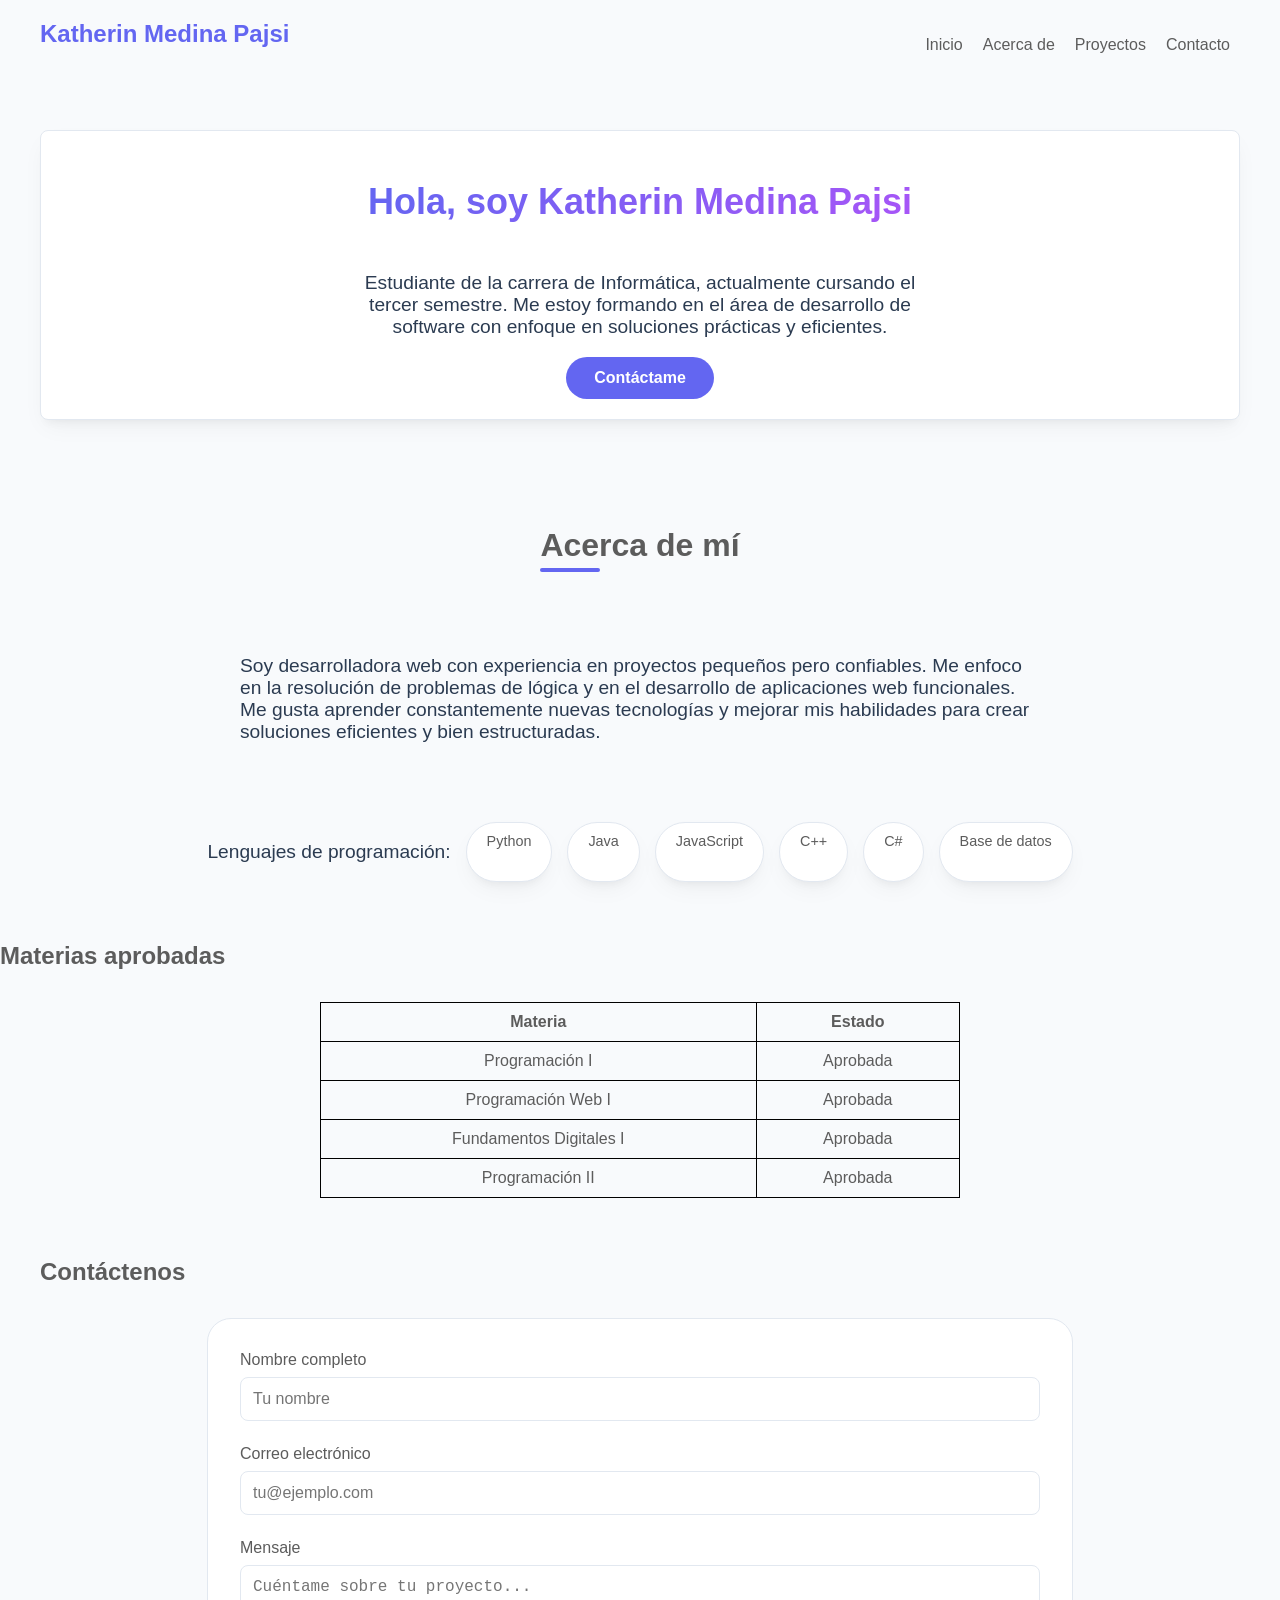
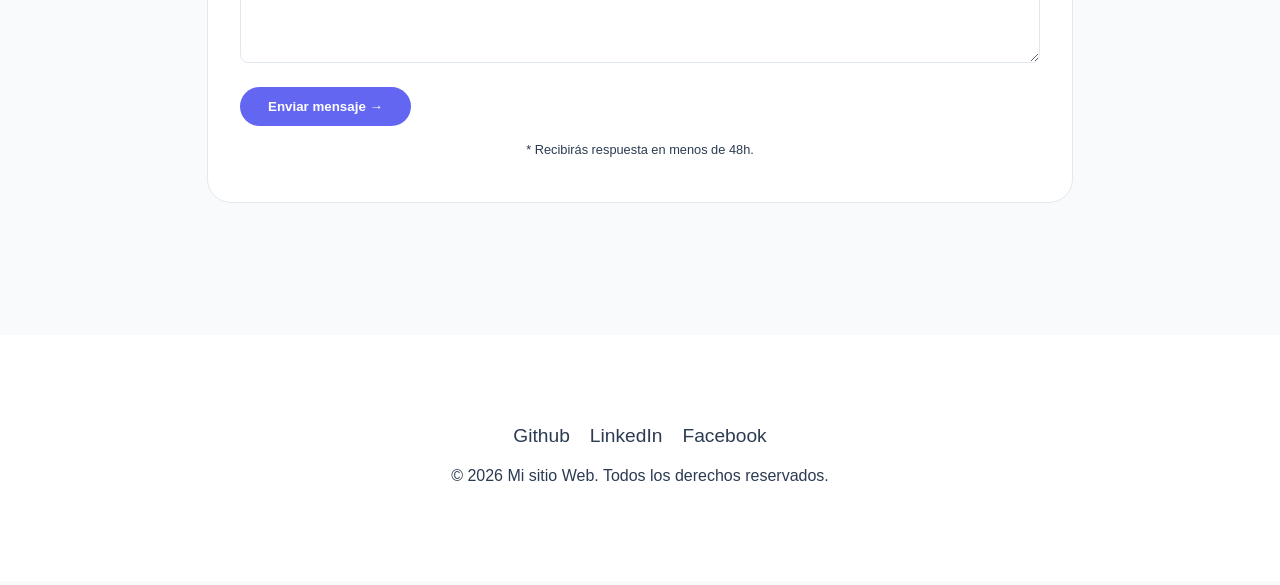
<file: Portafolio/index.html>
<!DOCTYPE html>
<html lang="es">
<head>
    <meta charset="UTF-8">
    <meta name="viewport" content="width=device-width, initial-scale=1.0">
    <title>Mi Portafolio</title>
    <link rel="stylesheet" href="assets/css/styles.css">
</head>
<body>
    <header>
        <div class="container navbar">
            <div class="logo">Katherin Medina Pajsi</div>
            <nav>
                <ul>
                    <li><a href="#inicio">Inicio </a></li>
                    <li><a href="#acercade">Acerca de </a></li>
                    <li><a href="#proyectos">Proyectos</a></li>
                    <li><a href="#contacto">Contacto</a></li>
                </ul>
            </nav>
        </div>
    </header>

    <main>
        <section id="inicio" class="container">
            <div class="person">
                <div class="person-content">
                    <h1>Hola, soy Katherin Medina Pajsi</h1>
                    <p>Estudiante de la carrera de Informática, actualmente cursando el tercer semestre. Me estoy formando en el área de desarrollo de software con enfoque en soluciones prácticas y eficientes.</p>
                    <a href="#contacto" class="btn">Contáctame</a>
                </div>
            </div>
        </section>

        <section id="acercade">
            <div class="container about">
                <h2 class="section-title">Acerca de mí</h2>
                <p>
                    Soy desarrolladora web con experiencia en proyectos pequeños pero confiables. Me enfoco en la resolución de problemas de lógica y en el desarrollo de aplicaciones web funcionales. 
                    Me gusta aprender constantemente nuevas tecnologías y mejorar mis habilidades para crear soluciones eficientes y bien estructuradas.
                </p>
                
                <div class="lenguajes">
                    <p>Lenguajes de programación:</p>
                    <div class="item-l">Python</div>
                    <div class="item-l">Java</div>
                    <div class="item-l">JavaScript</div>
                    <div class="item-l">C++</div>
                    <div class="item-l">C#</div>
                    <div class="item-l">Base de datos</div>
                </div>
            </div>
        </section>

        <section id="servicios">
            <h2 class="section-title">Materias aprobadas</h2>
            <div class="table-container">
                <table>
                    <thead>
                    <tr>
                        <th>Materia</th>
                        <th>Estado</th>
                    </tr>
                    </thead>
                <tbody>
                    <tr>
                        <td>Programación I</td>
                        <td><span class="badge">Aprobada</span></td>
                    </tr>
                    <tr>
                        <td>Programación Web I</td>
                        <td><span class="badge">Aprobada</span></td>
                    </tr>
                    <tr>
                        <td>Fundamentos Digitales I</td>
                        <td><span class="badge">Aprobada</span></td>
                    </tr>
                    <tr>
                        <td>Programación II</td>
                        <td><span class="badge">Aprobada</span></td>
                    </tr>
                </tbody>
            </table>
        </div>
    </section>

        <section id="contacto"> 
            <div class="container contact"> 
                <h2>Contáctenos</h2> 
                <div class="contact-form"> 
                    <form action="#" method="post"> 
                        <div class="form-group"> 
                            <label for="nombre">Nombre completo</label> 
                            <input type="text" id="nombre" name="nombre" required placeholder="Tu nombre"> 
                        </div> 
                        <div class="form-group"> 
                            <label for="email">Correo electrónico</label> 
                            <input type="email" id="email" name="email" required placeholder="tu@ejemplo.com"> 
                        </div> 
                        <div class="form-group"> 
                            <label for="mensaje">Mensaje</label> 
                            <textarea id="mensaje" name="mensaje" rows="4" required placeholder="Cuéntame sobre tu proyecto..."></textarea> 
                        </div> 
                        <button type="submit" class="btn-submit">Enviar mensaje →</button> 
                    </form> 
                    <p style="margin-top: 1rem; font-size: 0.8rem; text-align: center; color: var(--text-secondary)">* Recibirás respuesta en menos de 48h.</p> 
                </div> 
            </div> 
        </section>
    </main>

    <footer>
        <div class="container">
            <div class="social-links">
                <a href="https://github.com">Github</a>
                <a href="https://bo.linkedin.com/">LinkedIn</a>
                <a href="https://www.facebook.com">Facebook</a>
            </div>
            <p>&copy; 2026 Mi sitio Web. Todos los derechos reservados.</p>
        </div>
    </footer>
</body>
</html>
</file>
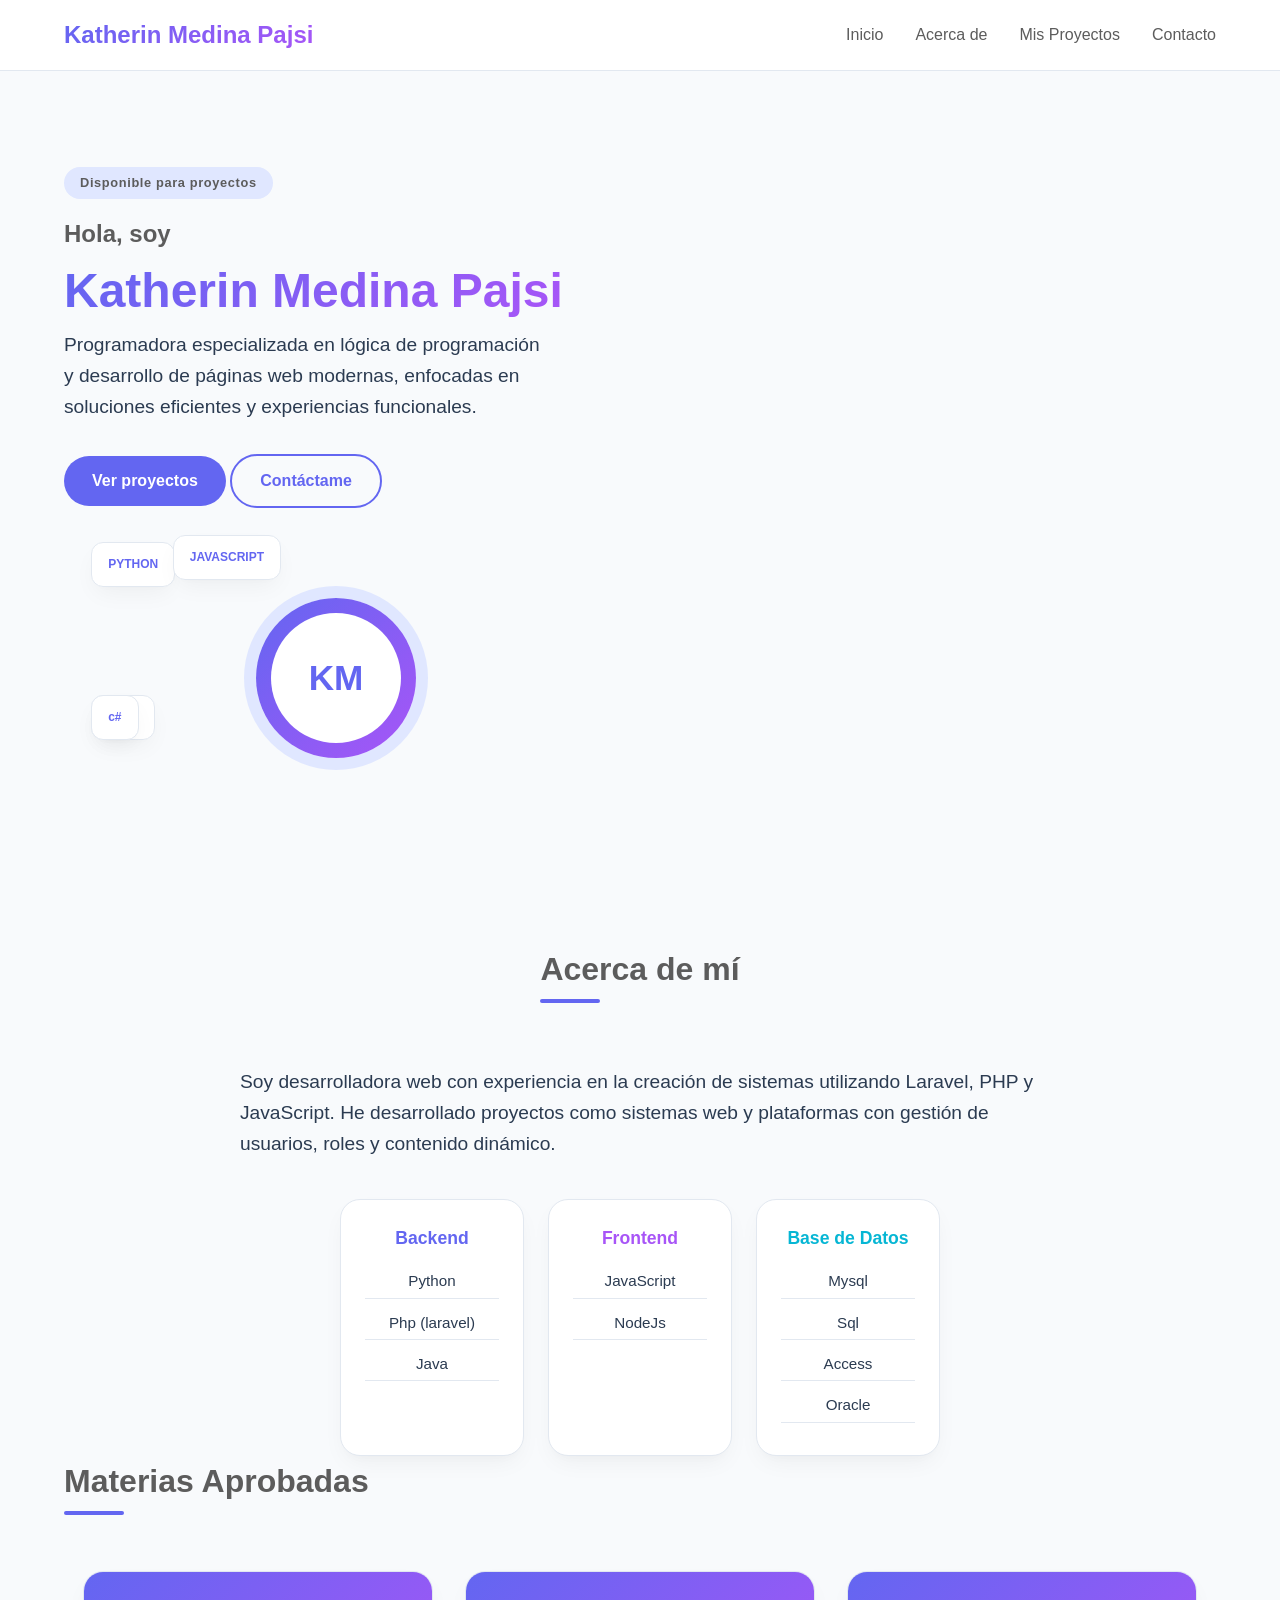
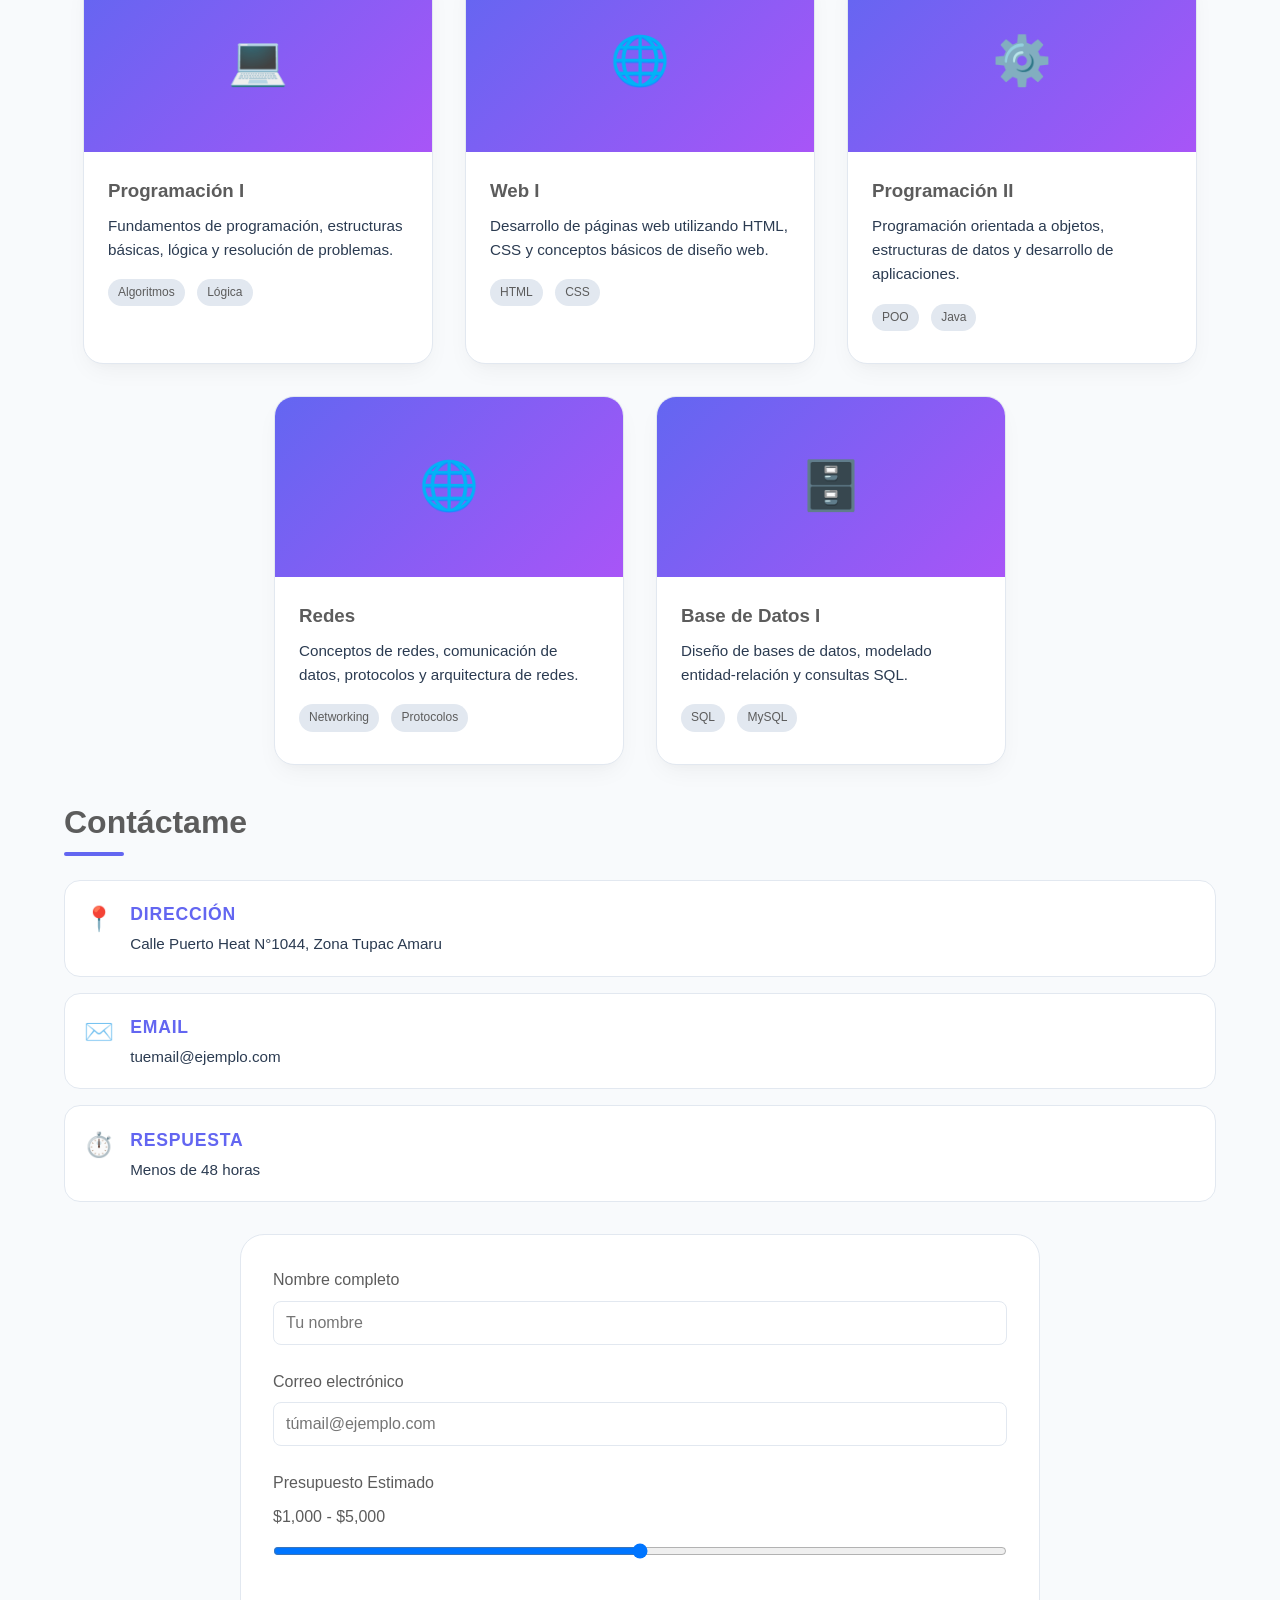
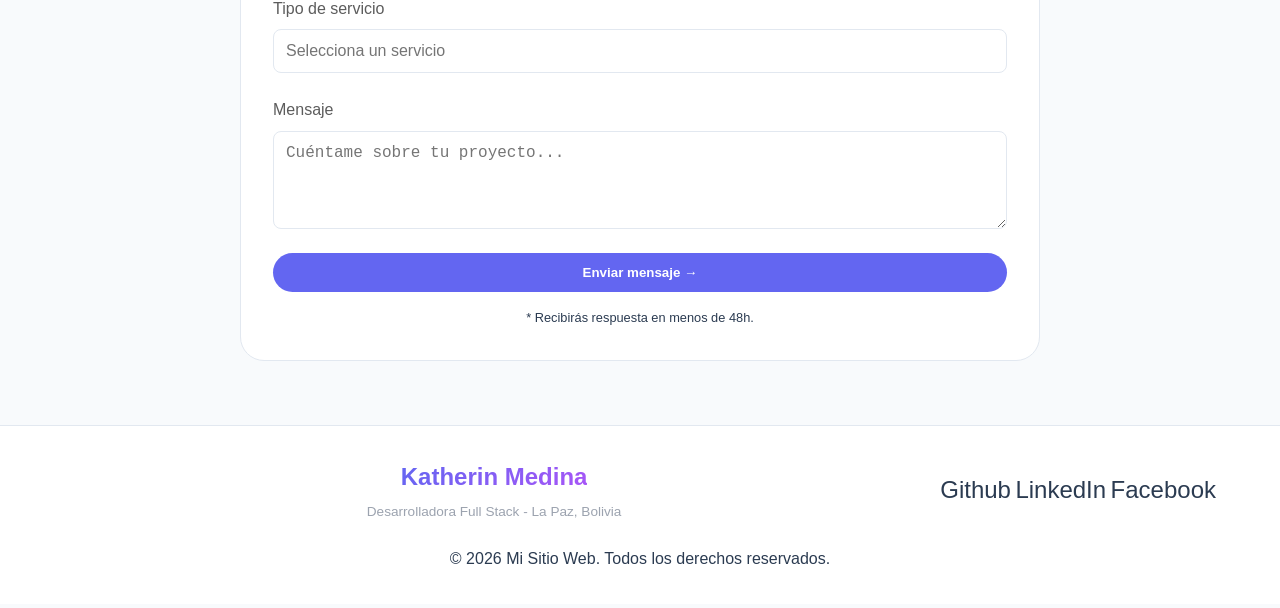
<file: Portafolio2/index.html>
<!doctype html>
<html lang="es">

<head>
    <meta charset="UTF-8" />
    <meta name="viewport" content="width=device-width, initial-scale=1.0" />

    <meta name="description"
        content="Portafolio de Katherin Medina Pajsi, desarrolladora de software y analista programadora universitaria. Proyectos implementados y contacto." />
    <meta name="keywords"
        content="Katherin Medina Pajsi, portafolio, desarrolladora de software, programadora universitaria, proyectos, contacto" />
    <meta name="author" content="Katherin Medina Pajsi" />

    <meta property="og:title" content="Portafolio de Katherin Medina Pajsi" />
    <meta property="og:description"
        content="Conoce los proyectos y habilidades de Katherin Medina Pajsi, desarrolladora de software y programadora universitaria. Contacto disponible." />
    <meta property="og:type" content="website" />
    <meta property="og:url" content="https://example.com/portafolio" />

    <title>Mi Portafolio</title>
    <link rel="stylesheet" href="assets/css/styles.css" />
</head>

<body>
    <header>
        <div class="container">
            <div class="navbar">
                <div class="logo">Katherin Medina Pajsi</div>
                <nav>
                    <ul>
                        <li><a href="#inicio">Inicio</a></li>
                        <li><a href="#acercade">Acerca de</a></li>
                        <li><a href="#servicios">Mis Proyectos</a></li>
                        <li><a href="#contacto">Contacto</a></li>
                    </ul>
                </nav>
            </div>
        </div>
    </header>

    <main>
        <section id="inicio">
            <div class="container person">
                <div class="person-content">
                    <span class="person-badge">Disponible para proyectos</span>
                    <h1>Hola, soy <br> <strong>Katherin Medina Pajsi</strong></h1>
                    <p>
                        Programadora especializada en lógica de programación y desarrollo de páginas web modernas,
                        enfocadas en soluciones eficientes y experiencias funcionales.
                    </p>

                    <div class="actions">
                        <a href="#servicios" class="btn btn--primary">Ver proyectos</a>
                        <a href="#contacto" class="btn btn--secondary">Contáctame</a>
                    </div>

                    <aside class="person-img" aria-hidden="true">
                        <div class="float-card card--a">PYTHON</div>
                        <div class="float-card card--b">JAVA</div>
                        <div class="float-card card--b">c#</div>
                        <div class="float-card card--c">JAVASCRIPT</div>
                        <div class="avatar">
                            <div class="avatar-interior">KM</div>
                        </div>
                    </aside>
                </div>
            </div>
        </section>

        <section id="acercade">
            <div class="container about">
                <h2>Acerca de mí</h2>

                <p>
                    Soy desarrolladora web con experiencia en la creación de sistemas utilizando
                    Laravel, PHP y JavaScript. He desarrollado proyectos como sistemas web y
                    plataformas con gestión de usuarios, roles y contenido dinámico.
                </p>

                <div class="skill-grid">
                    <article class="skill-card skill--backend">
                        <h3>Backend</h3>
                        <ul>
                            <li>Python</li>
                            <li>Php (laravel)</li>
                            <li>Java</li>
                        </ul>
                    </article>

                    <article class="skill-card skill--frontend">
                        <h3>Frontend</h3>
                        <ul>
                            <li>JavaScript</li>
                            <li>NodeJs</li>
                        </ul>
                    </article>

                    <article class="skill-card skill--database">
                        <h3>Base de Datos</h3>
                        <ul>
                            <li>Mysql</li>
                            <li>Sql</li>
                            <li>Access</li>
                            <li>Oracle</li>
                        </ul>
                    </article>
                </div>
            </div>
        </section>

<section id="proyectos">
    <div class="container">
        <h2 class="section-title">Materias Aprobadas</h2>

        <div class="projects-grid">

            <article class="project-card">
                <div class="project-img">💻</div>
                <div class="project-info">
                    <h3>Programación I</h3>
                    <p>
                        Fundamentos de programación, estructuras básicas, lógica y resolución de problemas.
                    </p>
                    <div>
                        <span class="tech-badge">Algoritmos</span>
                        <span class="tech-badge">Lógica</span>
                    </div>
                </div>
            </article>

            <article class="project-card">
                <div class="project-img">🌐</div>
                <div class="project-info">
                    <h3>Web I</h3>
                    <p>
                        Desarrollo de páginas web utilizando HTML, CSS y conceptos básicos de diseño web.
                    </p>
                    <div>
                        <span class="tech-badge">HTML</span>
                        <span class="tech-badge">CSS</span>
                    </div>
                </div>
            </article>

            <article class="project-card">
                <div class="project-img">⚙️</div>
                <div class="project-info">
                    <h3>Programación II</h3>
                    <p>
                        Programación orientada a objetos, estructuras de datos y desarrollo de aplicaciones.
                    </p>
                    <div>
                        <span class="tech-badge">POO</span>
                        <span class="tech-badge">Java</span>
                    </div>
                </div>
            </article>

            <article class="project-card">
                <div class="project-img">🌐</div>
                <div class="project-info">
                    <h3>Redes</h3>
                    <p>
                        Conceptos de redes, comunicación de datos, protocolos y arquitectura de redes.
                    </p>
                    <div>
                        <span class="tech-badge">Networking</span>
                        <span class="tech-badge">Protocolos</span>
                    </div>
                </div>
            </article>

            <article class="project-card">
                <div class="project-img">🗄️</div>
                <div class="project-info">
                    <h3>Base de Datos I</h3>
                    <p>
                        Diseño de bases de datos, modelado entidad-relación y consultas SQL.
                    </p>
                    <div>
                        <span class="tech-badge">SQL</span>
                        <span class="tech-badge">MySQL</span>
                    </div>
                </div>
            </article>

        </div>
    </div>
</section>

        <section id="contacto">
            <div class="container contact">
                <h2 class="section-title">Contáctame</h2>

                <div class="contact-info">
                    <div class="contact-item">
                        <span class="contact-icon">📍</span>
                        <div>
                            <strong>Dirección</strong>
                            <p>Calle Puerto Heat N°1044, Zona Tupac Amaru</p>
                        </div>
                    </div>

                    <div class="contact-item">
                        <span class="contact-icon">✉️</span>
                        <div>
                            <strong>Email</strong>
                            <p>tuemail@ejemplo.com</p>
                        </div>
                    </div>

                    <div class="contact-item">
                        <span class="contact-icon">⏱️</span>
                        <div>
                            <strong>Respuesta</strong>
                            <p>Menos de 48 horas</p>
                        </div>
                    </div>
                </div>

                <div class="contact-form">
                    <form action="#" method="post">
                        <div class="form-group">
                            <label for="nombre">Nombre completo</label>
                            <input type="text" id="nombre" name="nombre" required placeholder="Tu nombre" />
                        </div>

                        <div class="form-group">
                            <label for="email">Correo electrónico</label>
                            <input type="email" id="email" name="email" required placeholder="túmail@ejemplo.com" />
                        </div>

                        <div class="form-group">
                            <label for="presupuesto">Presupuesto Estimado</label>
                            <span class="rango-valor" id="rango-valor">$1,000 - $5,000</span>
                            <input type="range" id="presupuesto" name="presupuesto" min="1000" max="5000" step="500"
                                value="3000" />
                        </div>

                        <div class="form-group">
                            <label for="servicio">Tipo de servicio</label>
                            <input type="search" id="servicio" name="servicio" placeholder="Selecciona un servicio"
                                list="servicios" />
                            <datalist id="servicios">
                                <option value="Desarrollo web">
                                <option value="Aplicaciones móviles">
                                <option value="Consultoría tecnológica">
                                <option value="Mantenimiento y soporte">
                            </datalist>
                        </div>

                        <div class="form-group">
                            <label for="mensaje">Mensaje</label>
                            <textarea id="mensaje" name="mensaje" rows="4" required
                                placeholder="Cuéntame sobre tu proyecto..."></textarea>
                        </div>

                        <button type="submit" class="btn-submit">Enviar mensaje →</button>
                    </form>

                    <p>* Recibirás respuesta en menos de 48h.</p>
                </div>
            </div>
        </section>
    </main>

    <footer>
        <div class="container footer-grid">
            <div class="footer-brand">
                <span class="logo">Katherin Medina</span>
                <p>Desarrolladora Full Stack - La Paz, Bolivia</p>
            </div>

            <nav class="social-links">
                <a href="https://github" target="_blank">Github</a>
                <a href="https://www.linkedin" target="_blank">LinkedIn</a>
                <a href="https://www.facebook" target="_blank">Facebook</a>
            </nav>
        </div>

        <p>&copy; 2026 Mi Sitio Web. Todos los derechos reservados.</p>
    </footer>
</body>

</html>
</file>
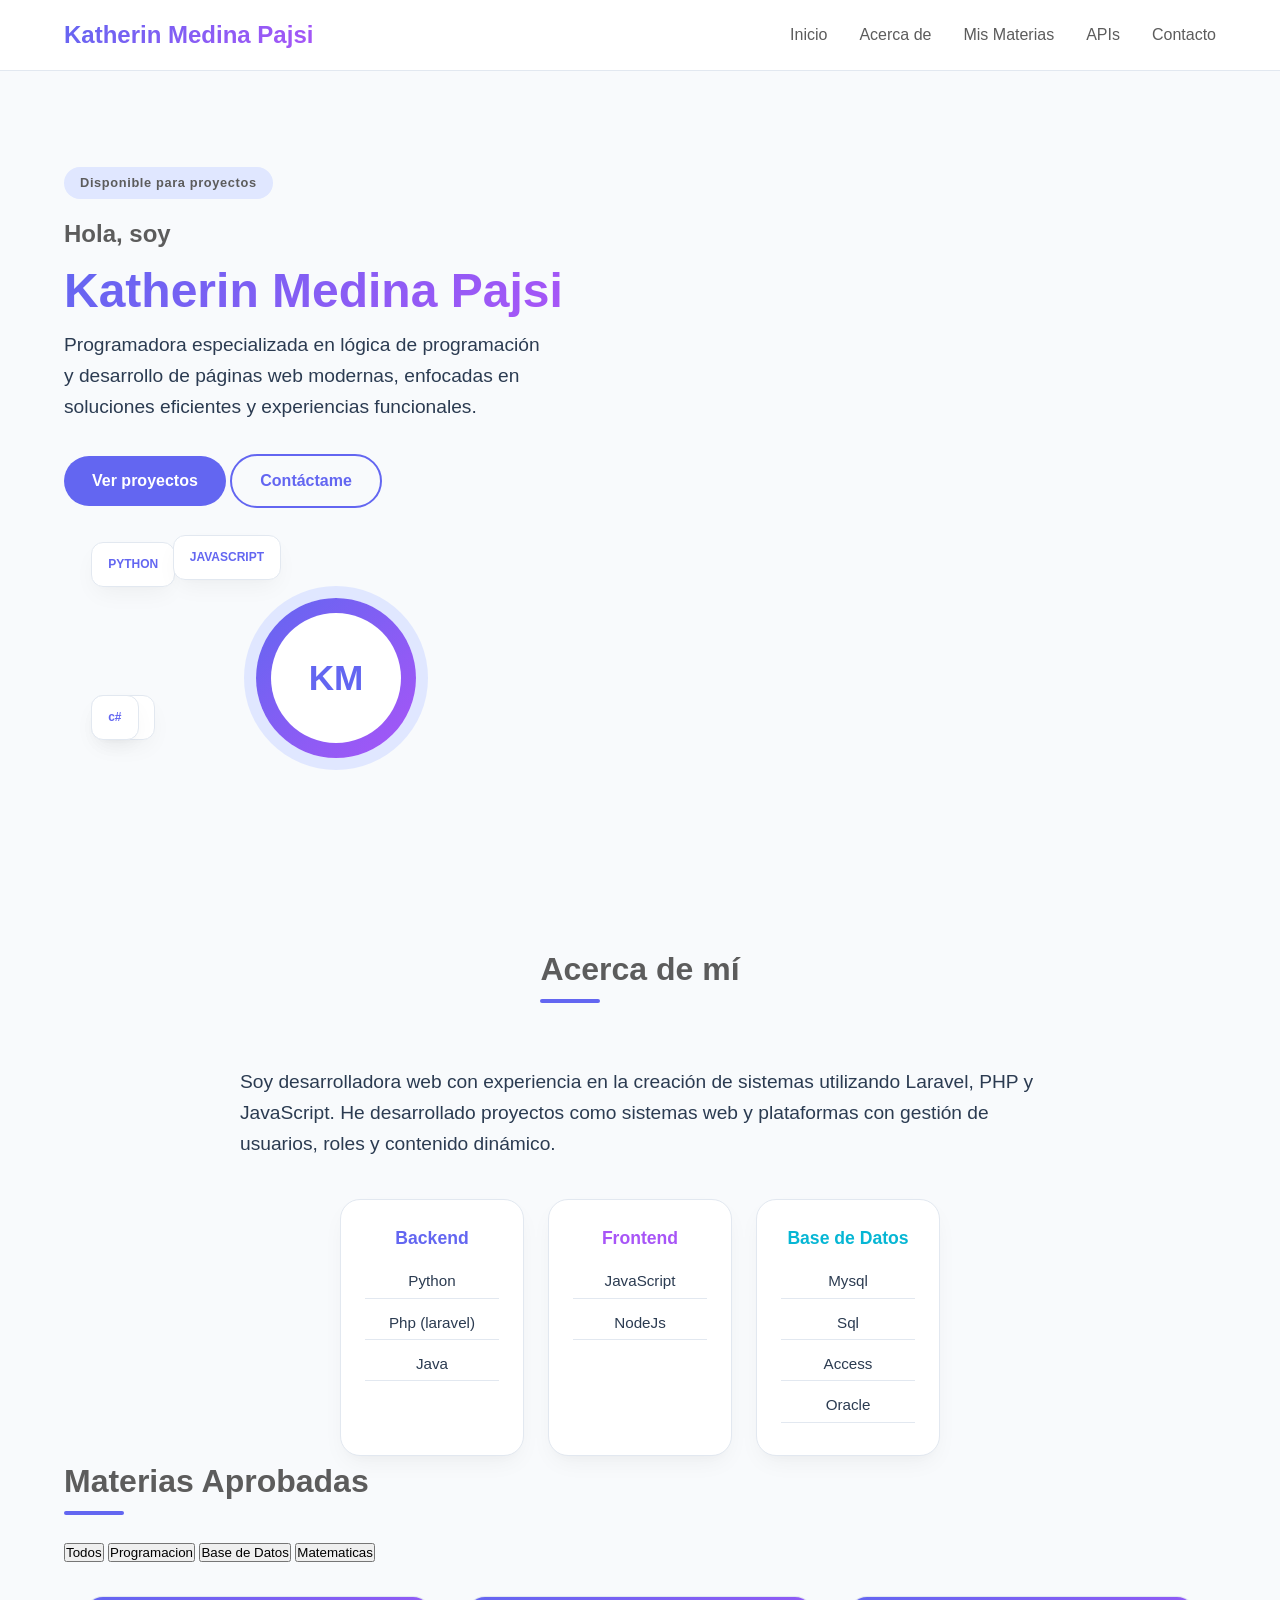
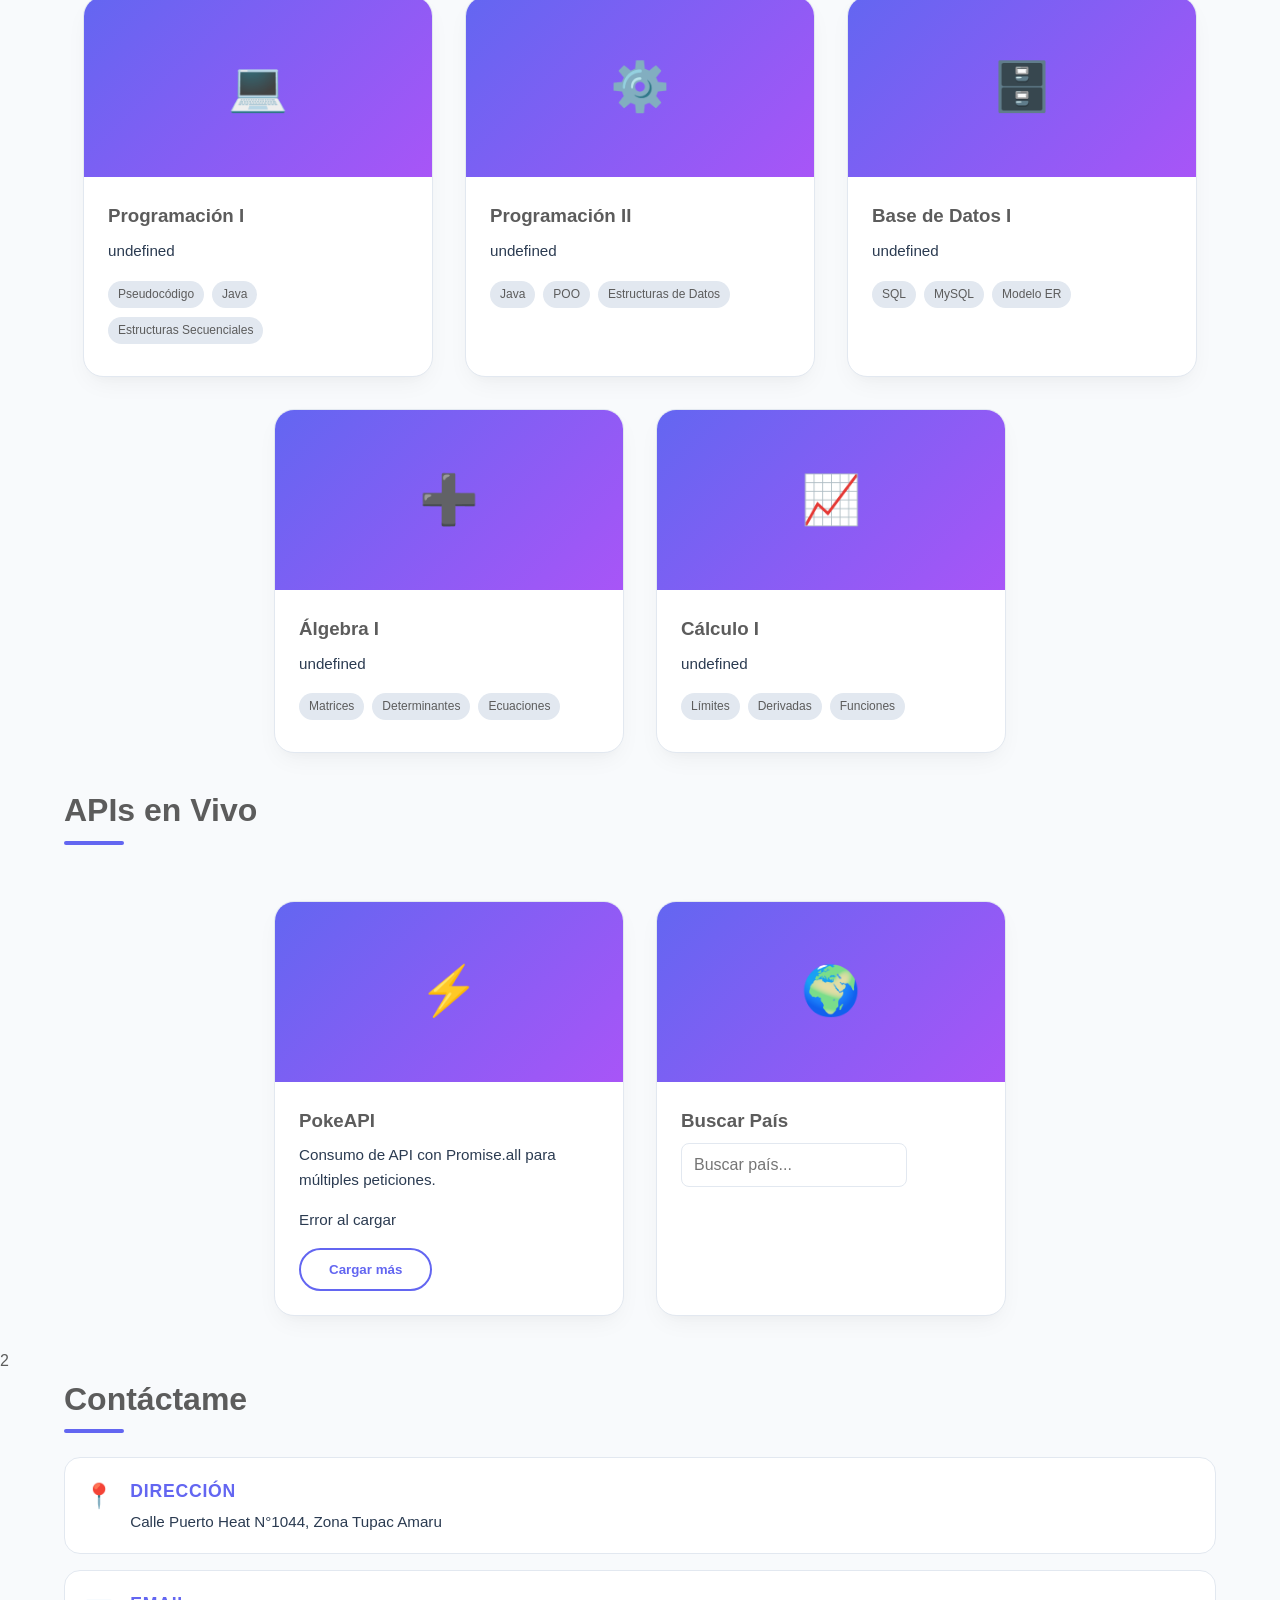
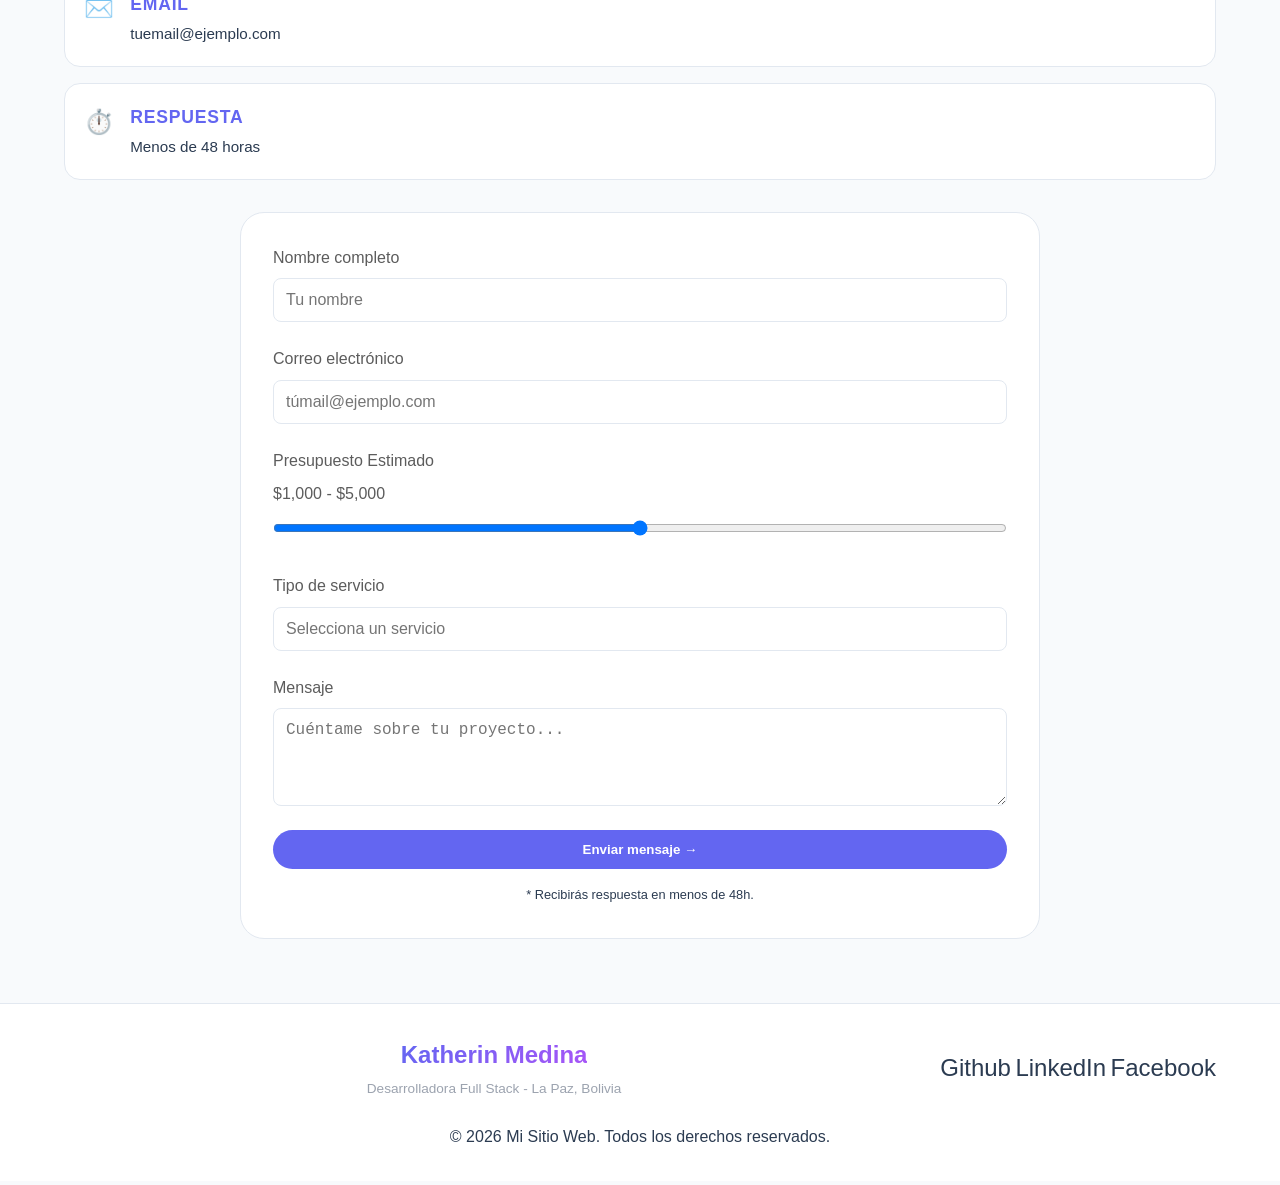
<file: Portafolio3/index3.html>
<!doctype html>
<html lang="es">

<head>
    <meta charset="UTF-8" />
    <meta name="viewport" content="width=device-width, initial-scale=1.0" />

    <meta name="description"
        content="Portafolio de Katherin Medina Pajsi, desarrolladora de software y analista programadora universitaria. Proyectos implementados y contacto." />
    <meta name="keywords"
        content="Katherin Medina Pajsi, portafolio, desarrolladora de software, programadora universitaria, proyectos, contacto" />
    <meta name="author" content="Katherin Medina Pajsi" />

    <meta property="og:title" content="Portafolio de Katherin Medina Pajsi" />
    <meta property="og:description"
        content="Conoce los proyectos y habilidades de Katherin Medina Pajsi, desarrolladora de software y programadora universitaria. Contacto disponible." />
    <meta property="og:type" content="website" />
    <meta property="og:url" content="https://example.com/portafolio" />

    <title>Mi Portafolio</title>
    <link rel="stylesheet" href="assets/css/stile2.css" />
    <script src="assets/js/app.js" defer></script>
</head>

<body>
    <header>
        <div class="container">
            <div class="navbar">
                <div class="logo">Katherin Medina Pajsi</div>
                <nav>
                    <ul>
                        <li><a href="#inicio">Inicio</a></li>
                        <li><a href="#acercade">Acerca de</a></li>
                        <li><a href="#servicios">Mis Materias</a></li>
                        <li><a href="#apis">APIs</a></li>
                        <li><a href="#contacto">Contacto</a></li>
                    </ul>
                </nav>
            </div>
        </div>
    </header>

    <main>
        <section id="inicio">
            <div class="container person">
                <div class="person-content">
                    <span class="person-badge">Disponible para proyectos</span>
                    <h1>Hola, soy <br> <strong>Katherin Medina Pajsi</strong></h1>
                    <p>
                        Programadora especializada en lógica de programación y desarrollo de páginas web modernas,
                        enfocadas en soluciones eficientes y experiencias funcionales.
                    </p>

                    <div class="actions">
                        <a href="#servicios" class="btn btn--primary">Ver proyectos</a>
                        <a href="#contacto" class="btn btn--secondary">Contáctame</a>
                    </div>

                    <aside class="person-img" aria-hidden="true">
                        <div class="float-card card--a">PYTHON</div>
                        <div class="float-card card--b">JAVA</div>
                        <div class="float-card card--b">c#</div>
                        <div class="float-card card--c">JAVASCRIPT</div>
                        <div class="avatar">
                            <div class="avatar-interior">KM</div>
                        </div>
                    </aside>
                </div>
            </div>
        </section>

        <section id="acercade">
            <div class="container about">
                <h2>Acerca de mí</h2>

                <p>
                    Soy desarrolladora web con experiencia en la creación de sistemas utilizando
                    Laravel, PHP y JavaScript. He desarrollado proyectos como sistemas web y
                    plataformas con gestión de usuarios, roles y contenido dinámico.
                </p>

                <div class="skill-grid">
                    <article class="skill-card skill--backend">
                        <h3>Backend</h3>
                        <ul>
                            <li>Python</li>
                            <li>Php (laravel)</li>
                            <li>Java</li>
                        </ul>
                    </article>

                    <article class="skill-card skill--frontend">
                        <h3>Frontend</h3>
                        <ul>
                            <li>JavaScript</li>
                            <li>NodeJs</li>
                        </ul>
                    </article>

                    <article class="skill-card skill--database">
                        <h3>Base de Datos</h3>
                        <ul>
                            <li>Mysql</li>
                            <li>Sql</li>
                            <li>Access</li>
                            <li>Oracle</li>
                        </ul>
                    </article>
                </div>
            </div>
        </section>

        <section id="proyectos">
            <div class="container">
                <h2 class="section-title">Materias Aprobadas</h2>
                <div class="filter-bar" role="group" aria-label="Filtar Projectos">
                    <button class="filter-btn active" data-filter="all">Todos</button>
                    <button class="filter-btn" data-filter="prog">Programacion</button>
                    <button class="filter-btn" data-filter="bd">Base de Datos</button>
                    <button class="filter-btn" data-filter="mat">Matematicas</button>
                </div>
                <div class="projects-grid" id="projects-grid">
                    <!-- <article class="project-card">
                        <div class="project-img">💻</div>
                        <div class="project-info">
                            <h3>Programación I</h3>
                            <p>
                                Fundamentos de programación, estructuras básicas, lógica y resolución de problemas.
                            </p>
                            <div>
                                <span class="tech-badge">Algoritmos</span>
                                <span class="tech-badge">Lógica</span>
                            </div>
                        </div>
                    </article>

                    <article class="project-card">
                        <div class="project-img">🌐</div>
                        <div class="project-info">
                            <h3>Web I</h3>
                            <p>
                                Desarrollo de páginas web utilizando HTML, CSS y conceptos básicos de diseño web.
                            </p>
                            <div>
                                <span class="tech-badge">HTML</span>
                                <span class="tech-badge">CSS</span>
                            </div>
                        </div>
                    </article>

                    <article class="project-card">
                        <div class="project-img">⚙️</div>
                        <div class="project-info">
                            <h3>Programación II</h3>
                            <p>
                                Programación orientada a objetos, estructuras de datos y desarrollo de aplicaciones.
                            </p>
                            <div>
                                <span class="tech-badge">POO</span>
                                <span class="tech-badge">Java</span>
                            </div>
                        </div>
                    </article>

                    <article class="project-card">
                        <div class="project-img">🌐</div>
                        <div class="project-info">
                            <h3>Redes</h3>
                            <p>
                                Conceptos de redes, comunicación de datos, protocolos y arquitectura de redes.
                            </p>
                            <div>
                                <span class="tech-badge">Networking</span>
                                <span class="tech-badge">Protocolos</span>
                            </div>
                        </div>
                    </article>

                    <article class="project-card">
                        <div class="project-img">🗄️</div>
                        <div class="project-info">
                            <h3>Base de Datos I</h3>
                            <p>
                                Diseño de bases de datos, modelado entidad-relación y consultas SQL.
                            </p>
                            <div>
                                <span class="tech-badge">SQL</span>
                                <span class="tech-badge">MySQL</span>
                            </div>
                        </div>
                    </article> -->

                </div>
            </div>
        </section>

        <section id="apis">
            <div class="container">

                <h2 class="section-title">APIs en Vivo</h2>

                <div class="projects-grid">

                    <div class="project-card">
                        <div class="project-img">⚡</div>
                        <div class="project-info">
                            <h3>PokeAPI</h3>
                            <p>Consumo de API con Promise.all para múltiples peticiones.</p>
                            <div id="poke-grid"></div>
                            <button id="poke-next" class="btn btn--secondary">Cargar más</button>
                        </div>
                    </div>

                    <div class="project-card">
                        <div class="project-img">🌍</div>
                        <div class="project-info">
                            <h3>Buscar País</h3>
                            <input type="text" id="country-search" placeholder="Buscar país..." />
                            <div id="country-result"></div>
                        </div>
                    </div>

                </div>

            </div>
        </section>
        2

        <section id="contacto">
            <div class="container contact">
                <h2 class="section-title">Contáctame</h2>

                <div class="contact-info">
                    <div class="contact-item">
                        <span class="contact-icon">📍</span>
                        <div>
                            <strong>Dirección</strong>
                            <p>Calle Puerto Heat N°1044, Zona Tupac Amaru</p>
                        </div>
                    </div>

                    <div class="contact-item">
                        <span class="contact-icon">✉️</span>
                        <div>
                            <strong>Email</strong>
                            <p>tuemail@ejemplo.com</p>
                        </div>
                    </div>

                    <div class="contact-item">
                        <span class="contact-icon">⏱️</span>
                        <div>
                            <strong>Respuesta</strong>
                            <p>Menos de 48 horas</p>
                        </div>
                    </div>
                </div>

                <div class="contact-form">
                    <form action="#" method="post">
                        <div class="form-group">
                            <label for="nombre">Nombre completo</label>
                            <input type="text" id="nombre" name="nombre" required placeholder="Tu nombre" />
                        </div>

                        <div class="form-group">
                            <label for="email">Correo electrónico</label>
                            <input type="email" id="email" name="email" required placeholder="túmail@ejemplo.com" />
                        </div>

                        <div class="form-group">
                            <label for="presupuesto">Presupuesto Estimado</label>
                            <span class="rango-valor" id="rango-valor">$1,000 - $5,000</span>
                            <input type="range" id="presupuesto" name="presupuesto" min="1000" max="5000" step="500"
                                value="3000" />
                        </div>

                        <div class="form-group">
                            <label for="servicio">Tipo de servicio</label>
                            <input type="search" id="servicio" name="servicio" placeholder="Selecciona un servicio"
                                list="servicios" />
                            <datalist id="servicios">
                                <option value="Desarrollo web">
                                <option value="Aplicaciones móviles">
                                <option value="Consultoría tecnológica">
                                <option value="Mantenimiento y soporte">
                            </datalist>
                        </div>

                        <div class="form-group">
                            <label for="mensaje">Mensaje</label>
                            <textarea id="mensaje" name="mensaje" rows="4" required
                                placeholder="Cuéntame sobre tu proyecto..."></textarea>
                        </div>

                        <button type="submit" class="btn-submit">Enviar mensaje →</button>
                    </form>

                    <p>* Recibirás respuesta en menos de 48h.</p>
                </div>
            </div>
        </section>
    </main>

    <footer>
        <div class="container footer-grid">
            <div class="footer-brand">
                <span class="logo">Katherin Medina</span>
                <p>Desarrolladora Full Stack - La Paz, Bolivia</p>
            </div>

            <nav class="social-links">
                <a href="https://github" target="_blank">Github</a>
                <a href="https://www.linkedin" target="_blank">LinkedIn</a>
                <a href="https://www.facebook" target="_blank">Facebook</a>
            </nav>
        </div>

        <p>&copy; 2026 Mi Sitio Web. Todos los derechos reservados.</p>
    </footer>
</body>

</html>
</file>
<file: Portafolio/assets/css/styles.css>
:root {
    --bg-primary: #f8fafc;
    --bg-secondary: #ffffff;
    --bg-tertiary:#70c0fd;
    --text-primary: #5c5c5c;
    --text-secondary: #2b3b51; 
    --accent: #6366f1;
    --accent-hover: #4f46e5;
    --border: #e2e8f0;
    --card-shadow: 0 10px 25px -5px rgba(0, 0, 0, 0.05), 0 8px 10px -6px rgba(0, 0, 0, 0.05);
    --transition: all 0.3s cubic-bezier(0.4, 0, 0.2, 1);
}

body {
    background-color: var(--bg-primary);
    color: var(--text-primary);
    font-family: 'Segoe UI', Tahoma, Geneva, Verdana, sans-serif; 
    margin: 0;
    padding: 0;
}
html{
    scroll-behavior: smooth;
}

.container{
    max-width: 1200px;
    margin: 0 auto;
    padding: 40px 20px;
}
nav > ul{
    list-style: none;
    display: flex;
    gap: 20 px;
}
li{
    padding-left: 10px;
    padding-right: 10px;
}

nav ul li a{
    text-decoration: none;
    color: var(--text-primary);
    font-weight: 500;
    transition: var(--transition);
    padding: 0.5rem 0;
    border-bottom: 2px solid transparent;
}
nav ul li a:hover{
    color: var(--text-primary);
    border-bottom-color:var(--accent) ;
}

.navbar{
    display: flex;
    justify-content: space-between;
    align-content: center;
    padding: 20px;
    flex-wrap: wrap;
    gap: 20px;
}
.logo{
    font-size: 1.5rem;
    font-weight: bold;
    color:var(--accent);
    text-decoration: none;
}

footer{
    text-align: center;
    padding: 20px 0;
    background-color: var(--bg-secondary);
    color: var(--text-secondary);
    margin-top:40px ;
}

.social-links{
    display: flex;
    justify-content: center;
    gap: 20px;
    margin-top: 10px;
}
.social-links a{
    color: var(--text-secondary);
    font-size: 1.2rem;
    transition: var(--transition);
    text-decoration: none;
}
.social-links a:hover{
    color: var(--accent);
}

.person{

    background-color: var(--bg-secondary);
    border: 1px solid var(--border);
    border-radius: 8px;
    padding: 20px;
    box-shadow: var(--card-shadow);
    transition: var(--transition);
}
.person-content{
    display: flex;
    flex-direction: column;
    align-items: center;
    text-align: center;
}
.person-content h1{ 
    font-size: 36px;
    background: linear-gradient(135deg, var(--accent), #a855f7); background-clip: text; -webkit-background-clip: text;
    color: transparent;
    background-clip: text;
    -webkit-background-clip:text ;
}

.person-content p { 
    max-width: 600px; 
    color: var(--text-secondary); 
    font-size: 1.2rem; } 

.btn { display: inline-block; 
        background: var(--accent); 
        color: white; 
        padding: 12px 28px; 
        border-radius: 40px; 
        text-decoration: none; 
        font-weight: 600; 
        transition: var(--transition); 
        border: none; cursor: pointer; 
    } 
.btn:hover { background: var(--accent-hover); 
    transform: translateY(-3px); 
    box-shadow: 0 10px 20px -5px rgba(99, 102, 241, 0.4); 
}
.about{
    display: flex;
    flex-direction: column;
    align-items: center;
    gap: 40px;

}
.about h2{
    position: relative;
    display: inline-block;
    margin-bottom: 2rem;
    font-size: 2rem;

}
.about h2::after{
    content:'';
    position: absolute;
    bottom: -8px;
    left: 0;
    width: 60px;
    height: 4px;
    background: var(--accent);
    border-radius: 2px;
}
.about p{
    max-width: 800px;
    color: var(--text-secondary);
    font-size: 1.2rem;
}
.lenguajes{
    display: flex;
    flex-wrap: wrap;
    gap: 20px;
    justify-content: center;
}
.item-l:hover{
    background: var(--accent);
    color: #ffffff;
    transform: translate(-3px);
    box-shadow: 0 10px 20px -5px rgba(99, 102, 241, 0.4);
}
.section-title{
    position: relative;
    display: inline-block;
    margin-bottom: 2rem;

}
.lenguajes {
    display: flex;
    flex-wrap: wrap;
    gap: 15px;
    margin-top: 20px;
}

.item-l {
    background: var(--bg-secondary);
    border: 1px solid var(--border);
    padding: 10px 20px;
    border-radius: 50px;
    font-size: 0.9rem;
    box-shadow: var(--card-shadow);
}

.contact-form {
    background: var(--bg-secondary);
    padding: 2rem;
    border-radius: 24px;
    border: 1px solid var(--border);
    max-width: 800px;
    margin: 2rem auto;
}

.form-group {
    display: flex;
    flex-direction: column;
    margin-bottom: 1.5rem;
    text-align: left;
}

label {
    display: block;
    margin-bottom: 0.5rem;
    font-weight: 500;
}

input, textarea {
    padding: 0.75rem;
    border: 1px solid var(--border);
    border-radius: 8px;
    font-size: 1rem;
    transition: var(--transition);
    width: 100%;
    box-sizing: border-box;
}

input:focus, textarea:focus {
    border-color: var(--accent);
    outline: none;
    box-shadow: 0 0 0 3px rgba(99, 102, 241, 0.2);
}

.btn, .btn-submit {
    display: inline-block;
    background: var(--accent);
    color: white;
    padding: 12px 28px;
    border-radius: 40px;
    text-decoration: none;
    font-weight: 600;
    transition: var(--transition);
    border: none;
    cursor: pointer;
}

.btn:hover, .btn-submit:hover {
    background: var(--accent-hover);
    transform: translateY(-3px);
    box-shadow: 0 10px 20px -5px rgba(99, 102, 241, 0.4);
}

footer {
    text-align: center;
    padding: 40px 0;
    background-color: var(--bg-secondary);
    color: var(--text-secondary);
    margin-top: 60px;
}

.social-links {
    display: flex;
    justify-content: center;
    gap: 20px;
    margin-bottom: 20px;
}

.social-links a {
    color: var(--text-secondary);
    font-size: 1.2rem;
    transition: var(--transition);
    text-decoration: none;
}

.social-links a:hover {
    color: var(--accent);
}
.table-container {
    display: flex;
    justify-content: center;
    align-items: center;
}

table {
    width: 50%;
    border-collapse: collapse;
}

th, td {
    padding: 10px;
    text-align: center;
    border: 1px solid black;
}
</file>
<file: Portafolio2/assets/css/styles.css>
/* ============================================ */
/* 1. VARIABLES CSS (tema claro/oscuro)         */
/* ============================================ */
:root {
    --bg-primary: #f8fafc;
    --bg-secondary: #ffffff;
    --bg-tertiary: #70c0fd;
    --text-primary: #5c5c5c;
    --text-secondary: #2b3b51;
    --accent: #6366f1;
    --accent-hover: #4f46e5;
    --border: #e2e8f0;
    --card-shadow: 0 10px 25px -5px rgba(0, 0, 0, 0.05), 0 8px 10px -6px rgba(0, 0, 0, 0.02);
    --transition: all 0.3s cubic-bezier(0.4, 0, 0.2, 1);
    --accent-light: #e0e7ff;
    --section-py: 6rem;
    --accent-2: #a855f7;
    --gap: 2rem;
    --text-muted: #9ca3af;
    --font-body: 'Segoe UI', Tahoma, Geneva, Verdana, sans-serif;


}

/* ============================================ */
/* 2. RESET Y ESTILOS GLOBALES (Box Model)      */
/* ============================================ */
* {
    margin: 0;
    padding: 0;
    box-sizing: border-box;
    /* Modelo de caja consistente */
}

body {
    background-color: var(--bg-primary);
    color: var(--text-primary);
    font-family: 'Segoe UI', Tahoma, Geneva, Verdana, sans-serif;
    line-height: 1.6;
    transition: background-color 0.2s, color 0.2s;
}

html {
    scroll-behavior: smooth;
}

.container {
    max-width: 1200px;
    margin: 0 auto;
    padding: 0px 24px;
}

/* ============================================ */
/* 3. SELECTORES AVANZADOS                      */
/* ============================================ */

nav>ul {
    list-style: none;
    display: flex;
    gap: 2rem;
}

.section-title {
    position: relative;
    display: inline-block;
    margin-bottom: 2rem;
    font-size: 2rem;
}

.section-title::after {
    content: '';
    position: absolute;
    bottom: -8px;
    left: 0;
    width: 60px;
    height: 4px;
    background: var(--accent);
    border-radius: 2px;
}

/* ============================================ */
/* 4. HEADER Y NAVEGACIÓN (FLEXBOX)             */
/* ============================================ */

header {
    background: var(--bg-secondary);
    backdrop-filter: blur(8px);
    border-bottom: 1px solid var(--border);
    position: sticky;
    top: 0;
    z-index: 100;
}

nav ul {
    display: flex;
    gap: 2rem;
    flex-wrap: wrap;
}

nav ul li a {
    text-decoration: none;
    color: var(--text-primary);
    font-weight: 500;
    transition: var(--transition);
    padding: 0.5rem 0;
    border-bottom: 2px solid transparent;
}

nav ul li a:hover {
    color: var(--accent);
    border-bottom-color: var(--accent);
}

.navbar {
    display: flex;
    justify-content: space-between;
    align-items: center;
    padding: 1rem 0;
    flex-wrap: wrap;
    gap: 1rem;
}

.logo {
    font-size: 1.5rem;
    font-weight: 700;
    color: transparent;
    background: linear-gradient(135deg, var(--accent), #a855f7);
    background-clip: text;
    -webkit-background-clip: text;

}

/* ============================================ */
/* 5. PERSON SECTION (FLEXBOX CENTRADO)           */
/* ============================================ */

#inicio {
    padding: var(--section-py) 0;
    overflow: hidden;
}
    
.person {
    /* padding: 5rem 0 4rem;
        text-align: center; */
    display: grid;
    grid-template-columns: 1fr 1fr;  /* 2 columnas iguales */
    grid-template-areas: "content visual";
    align-items: center;
    gap: 4rem;
}  
    .person-content {
    
    /* display: flex;
    
        flex-direction: column;
    
        align-items: center;
    
        gap: 1.5rem; */
    
    grid-area: content;
    
    }

.person strong {
    font-size: 3rem;
    background: linear-gradient(135deg, var(--accent), #a855f7);
    color: transparent;
    background-clip: text;
    -webkit-background-clip: text;
}

.person p {
    font-size: clamp(1rem, 2.5vw, 1.2rem);
    max-width: 480px;
    color: var(--text-secondary);
    margin-bottom: 2rem;
    animation: fadeUp 0.6s 0.4s ease both;
}

.btn {
    display: inline-block;
    background: var(--accent);
    color: white;
    padding: 12px 28px;
    border-radius: 40px;
    text-decoration: none;
    font-weight: 600;
    transition: var(--transition);
    border: none;
    cursor: pointer;
}

.btn:hover {
    background: var(--accent-hover);
    transform: translateY(-3px);
    box-shadow: 0 10px 20px -5px rgba(99, 102, 241, 0.4);
}

.btn--primary {
    background: var(--accent);
    color: white;
}

.btn--primary:hover {
    background: var(--accent-hover);
    transform: translateY(-3px);
    box-shadow: 0 10px 20px -5px rgba(99, 102, 241, 0.4);
}

.btn--secondary {
    background: transparent;
    color: var(--accent);
    border: 2px solid var(--accent);
}

.btn--secondary:hover {
    background: var(--accent);
    color: white;
    transform: translateY(-3px);
    box-shadow: 0 10px 20px -5px rgba(99, 102, 241, 0.4);
}

.person-badge {
    display: inline-block;
    background: var(--accent-light);
    color: var(--text-primary);
    padding: 0.35rem 1rem;
    border-radius: 50px;
    font-size: 0.8rem;
    font-weight: 600;
    letter-spacing: 0.05em;
    margin-bottom: 1rem;
    /*Animacion*/
    animation: fadeUp 0.6s 0.2s ease both;

}

.person-img {
    grid-area: visual;
}
.float-card{
    position: absolute;
    background: var(--bg-secondary);
    border: 1px solid var(--border);
    border-radius: 12px;
    padding: 0.75rem 1rem;
    font-size: 0.75rem;
    font-weight: 600;
    color: var(--accent);
    box-shadow: var(--card-shadow);
    animation: float 4s ease-in-out infinite;
}

.card--a{
    top: 10%; left: 5%; animation-delay: 0s;
}
.card--b{
    top: 55%; left: 5%; animation-delay: 1s;
}
.card--c{
    top: 8%; left: 20%; animation-delay: 0.7s;
}

.person-img {
    position: relative;
    height: 340px;
    animation: fadeUp 0.6s 0.3s ease both;
}
.avatar {
    position: absolute;
    inset: 50% auto auto 50%;
    transform: translate(-50%, -50%);
    width: 160px;
    height: 160px;
    border-radius: 50%;
    background: linear-gradient(135deg, var(--accent), var(--accent-2));
    display: flex;
    align-items: center;
    justify-content: center;
    box-shadow: 0 0 0 12px var(--accent-light);
    /* ✅ ANIMACIÓN: pulso continuo */
    animation: pulse 3s ease-in-out infinite;
}
 
.avatar-interior {
    width: 130px;
    height: 130px;
    border-radius: 50%;
    background: var(--bg-secondary);
    display: flex;
    align-items: center;
    justify-content: center;
    font-size: 2.2rem;
    font-weight: 800;
    color: var(--accent)
}
 
/* ============================================ */
/* 6. SECCIÓN HABILIDADES (FLEXBOX wrap)        */
/* ============================================ */
.about {
    display: flex;
    flex-direction: column;
    align-items: center;
    gap: 40px;
}

.about h2 {
    position: relative;
    display: inline-block;
    margin-bottom: 2rem;
    font-size: 2rem;
}

.about h2::after {
    content: '';
    position: absolute;
    bottom: -8px;
    left: 0;
    width: 60px;
    height: 4px;
    background: var(--accent);
    border-radius: 2px;
}

.about p {
    max-width: 800px;
    color: var(--text-secondary);
    font-size: 1.2rem;
}

/*.leguajes {
    display: flex;
    flex-wrap: wrap;
    gap: 20px;
    justify-content: center;
}

.item-l {
    background: var(--bg-secondary);
    border: 1px solid var(--border);
    border-radius: 50px;
    padding: 0.75rem 1.5rem;
    font-weight: 500;
    transition: var(--transition);
    cursor: default;
}

.item-l:hover {
    background: var(--accent);
    color: white;
    transform: translateY(-3px);
    box-shadow: 0 10px 20px -5px rgba(99, 102, 241, 0.4);
}
*/
.skill-grid{
   display: grid;
    grid-template-columns: repeat(auto-fit, minmax(120px, 1fr));
    gap: 1.5rem;
    max-width: 600px;
    width: 100%;
    margin: 0 auto;
}

.skill-card{
    background: var(--bg-secondary);
    border-radius: 20px;
    padding: 1.5rem;
    text-align: center;
    border: 1px solid var(--border);
    box-shadow: var(--card-shadow);
    transition: var(--transition);
    animation: fadeUp 0.6s ease both;
}

.skill-card:hover {
    transform: translateY(-8px);
    box-shadow: 0 20px 30px -12px rgba(0, 0, 0, 0.2);
}

.skill-card h3{
    font-size: 1.1rem;
    font-weight: 700;
    color: var(--accent);
    margin-bottom: 0.8rem;
}

.skill-card li{
    color: var(--text-secondary);
    font-size: 0.95rem;
    margin-bottom: 0.5rem;
    padding: 0.25rem 0;
    border-bottom: 1px solid var(--border);
}
.skill--backend h3{ color: #6366f1;}
.skill--frontend h3{ color: #a855f7;}
.skill--database h3{ color: #06b6d4; }

.skill-card ul {
    list-style: none;   
    padding: 0;        
    margin: 0;
}
/* ============================================ */
/* 7. SECCIÓN PROYECTOS O CURSOS (FLEXBOX + GRID)        */
/* ============================================ */


.projects-grid {
    display: flex;
    flex-wrap: wrap;
    gap: 2rem;
    justify-content: center;
    margin: 2rem 0;
}

/* Tarjetas con modelo de caja claro */
.project-card {
    background: var(--bg-secondary);
    border-radius: 20px;
    overflow: hidden;
    box-shadow: var(--card-shadow);
    transition: var(--transition);
    flex: 1 1 300px;
    max-width: 350px;
    border: 1px solid var(--border);
}

.project-card:hover {
    transform: translateY(-8px);
    box-shadow: 0 20px 30px -12px rgba(0, 0, 0, 0.2);
}

.project-img {
    background: linear-gradient(135deg, #6366f1, #a855f7);
    height: 180px;
    display: flex;
    align-items: center;
    justify-content: center;
    font-size: 3rem;
}

.project-info {
    padding: 1.5rem;
}

.project-info h3 {
    margin-bottom: 0.5rem;
}

.project-info p {
    color: var(--text-secondary);
    font-size: 0.95rem;
    margin-bottom: 1rem;
}

.tech-badge {
    display: inline-block;
    background: var(--border);
    padding: 4px 10px;
    border-radius: 20px;
    font-size: 0.75rem;
    margin-right: 0.5rem;
    margin-bottom: 0.5rem;
    color: var(--text-primary);
}

/* ============================================ */
/* 8. SECCIÓN CONTACTO (FORMULARIO)             */
/* ============================================ */
.contact-form {
    background: var(--bg-secondary);
    padding: 2rem;
    border-radius: 24px;
    border: 1px solid var(--border);
    max-width: 800px;
    margin: 2rem auto;
}

.contact-form p {
    margin-top: 1rem;
    font-size: 0.8rem;
    text-align: center;
    color: var(--text-secondary);
}

.form-group {
    display: flex;
    flex-direction: column;
    margin-bottom: 1.5rem;
}

label {
    display: block;
    margin-bottom: 0.5rem;
    font-weight: 500;
}

input,
textarea {
    padding: 0.75rem;
    border: 1px solid var(--border);
    border-radius: 8px;
    font-size: 1rem;
    transition: var(--transition);
}

input:focus,
textarea:focus {
    border-color: var(--accent);
    outline: none;
    box-shadow: 0 0 0 3px rgba(99, 102, 241, 0.2);
}

.btn-submit {
    display: inline-block;
    background: var(--accent);
    color: white;
    padding: 12px;
    border-radius: 40px;
    text-decoration: none;
    font-weight: 600;
    transition: var(--transition);
    border: none;
    cursor: pointer;
    width: 100%;
    font-weight: bold;
}

.btn-submit:hover {
    background: var(--accent-hover);
    transform: translateY(-3px);
    box-shadow: 0 10px 20px -5px rgba(99, 102, 241, 0.4);
}

.contact-info{
    grid-area: info;
}
.contact-form{
    grid-area: form;
}
.contact-item{
    display: flex;
    align-items: flex-start;
    gap: 1rem ;
    padding: 1.2rem;
    background: var(--bg-secondary);
    border-radius: 16px;
    border: 1px solid var(--border);
    margin-bottom: 1rem;
    transition: var(--transition);
}
.contact-item:hover {
    transform: translateY(6px);
    border-color: var(--accent);
}
.contact-icon{
    font-size: 1.5rem;
    flex-shrink: 0;
}

.contact-item strong{
    display: block;
    font-size: 1.1rem;
    font-weight: 700;
    color: var(--accent);
    margin-bottom: 0.25rem;
    text-transform: uppercase;
    letter-spacing: 0.05rem;
}
.contact-item p{
    color: var(--text-secondary);
    font-size: 0.95rem;
}
/* ============================================ */
/* 9. FOOTER (FLEXBOX)                          */
/* ============================================ */

footer {
    text-align: center;
    padding: 2rem 0;
    background: var(--bg-secondary);
    color: var(--text-secondary);
    margin-top: 4rem;
    border-top: 1px solid var(--border);
}

/*.social-links {
    display: flex;
    justify-content: center;
    gap: 1.5rem;
    margin-bottom: 1rem;
}

.social-links a {
    color: var(--text-secondary);
    font-size: 1.5rem;
    transition: var(--transition);
    text-decoration: none;
}

.social-links a:hover {
    color: var(--accent);
    transform: translateY(-3px);
}
    */

.footer-grid{
    display: grid;
    grid-template-columns: 1fr auto;
    gap: 1rem;
    align-items: center;
    margin-bottom: 1.5rem;
}

.footer-brand p{
    font-size: 0.85rem;
    color: var(--text-muted);
    margin-top: 0.25rem;
}
.social-links a{
    position: relative;
    color: var(--text-secondary);
    font-size: 1.5rem;
    transition: var(--transition);
    text-decoration: none;
}
.social-links a::after{
    content: '';
    position: absolute;
    bottom: -2px;
    left: 0;
    width: 0;
    height: 2px;
    background: var(--accent);
    transition: width 0.3s ease;
}

.social-links a:hover{
    color: var(--accent);
    transform: translateY(-3px);
}
.social-links a:hover::after{
    width: 100%;
}

.footer-copy{
    text-align: center;
    font-size: 0.8rem;
    color: var(--text-muted);
    padding-top: 1.5rem;
    border-top: 1px solid var(--border);
}

@keyframes fadeUp {
    from { opacity: 0; transform: translateY(20px); }
    to { opacity: 1; transform: translateY(0); }
}

@keyframes float {
    0%,100% { transform: translateY(0); }
    50% { transform: translateY(-10px); }
}

@keyframes pulse {
    0%,100% { box-shadow: 0 0 0 12px var(--accent-light); }
    50% { box-shadow: 0 0 0 20px transparent; }
}
</file>
<file: Portafolio3/assets/css/stile2.css>
/* ============================================ */
/* 1. VARIABLES CSS (tema claro/oscuro)         */
/* ============================================ */
:root {
    --bg-primary: #f8fafc;
    --bg-secondary: #ffffff;
    --bg-tertiary: #70c0fd;
    --text-primary: #5c5c5c;
    --text-secondary: #2b3b51;
    --accent: #6366f1;
    --accent-hover: #4f46e5;
    --border: #e2e8f0;
    --card-shadow: 0 10px 25px -5px rgba(0, 0, 0, 0.05), 0 8px 10px -6px rgba(0, 0, 0, 0.02);
    --transition: all 0.3s cubic-bezier(0.4, 0, 0.2, 1);
    --accent-light: #e0e7ff;
    --section-py: 6rem;
    --accent-2: #a855f7;
    --gap: 2rem;
    --text-muted: #9ca3af;
    --font-body: 'Segoe UI', Tahoma, Geneva, Verdana, sans-serif;


}

/* ============================================ */
/* 2. RESET Y ESTILOS GLOBALES (Box Model)      */
/* ============================================ */
* {
    margin: 0;
    padding: 0;
    box-sizing: border-box;
    /* Modelo de caja consistente */
}

body {
    background-color: var(--bg-primary);
    color: var(--text-primary);
    font-family: 'Segoe UI', Tahoma, Geneva, Verdana, sans-serif;
    line-height: 1.6;
    transition: background-color 0.2s, color 0.2s;
}

html {
    scroll-behavior: smooth;
}

.container {
    max-width: 1200px;
    margin: 0 auto;
    padding: 0px 24px;
}

/* ============================================ */
/* 3. SELECTORES AVANZADOS                      */
/* ============================================ */

nav>ul {
    list-style: none;
    display: flex;
    gap: 2rem;
}

.section-title {
    position: relative;
    display: inline-block;
    margin-bottom: 2rem;
    font-size: 2rem;
}

.section-title::after {
    content: '';
    position: absolute;
    bottom: -8px;
    left: 0;
    width: 60px;
    height: 4px;
    background: var(--accent);
    border-radius: 2px;
}

/* ============================================ */
/* 4. HEADER Y NAVEGACIÓN (FLEXBOX)             */
/* ============================================ */

header {
    background: var(--bg-secondary);
    backdrop-filter: blur(8px);
    border-bottom: 1px solid var(--border);
    position: sticky;
    top: 0;
    z-index: 100;
}

nav ul {
    display: flex;
    gap: 2rem;
    flex-wrap: wrap;
}

nav ul li a {
    text-decoration: none;
    color: var(--text-primary);
    font-weight: 500;
    transition: var(--transition);
    padding: 0.5rem 0;
    border-bottom: 2px solid transparent;
}

nav ul li a:hover {
    color: var(--accent);
    border-bottom-color: var(--accent);
}

.navbar {
    display: flex;
    justify-content: space-between;
    align-items: center;
    padding: 1rem 0;
    flex-wrap: wrap;
    gap: 1rem;
}

.logo {
    font-size: 1.5rem;
    font-weight: 700;
    color: transparent;
    background: linear-gradient(135deg, var(--accent), #a855f7);
    background-clip: text;
    -webkit-background-clip: text;

}

/* ============================================ */
/* 5. PERSON SECTION (FLEXBOX CENTRADO)           */
/* ============================================ */

#inicio {
    padding: var(--section-py) 0;
    overflow: hidden;
}
    
.person {
    display: grid;
    grid-template-columns: 1fr 1fr;  /* 2 columnas iguales */
    grid-template-areas: "content visual";
    align-items: center;
    gap: 4rem;
}  
    .person-content {
    grid-area: content;
    
    }

.person strong {
    font-size: 3rem;
    background: linear-gradient(135deg, var(--accent), #a855f7);
    color: transparent;
    background-clip: text;
    -webkit-background-clip: text;
}

.person p {
    font-size: clamp(1rem, 2.5vw, 1.2rem);
    max-width: 480px;
    color: var(--text-secondary);
    margin-bottom: 2rem;
    animation: fadeUp 0.6s 0.4s ease both;
}

.btn {
    display: inline-block;
    background: var(--accent);
    color: white;
    padding: 12px 28px;
    border-radius: 40px;
    text-decoration: none;
    font-weight: 600;
    transition: var(--transition);
    border: none;
    cursor: pointer;
}

.btn:hover {
    background: var(--accent-hover);
    transform: translateY(-3px);
    box-shadow: 0 10px 20px -5px rgba(99, 102, 241, 0.4);
}

.btn--primary {
    background: var(--accent);
    color: white;
}

.btn--primary:hover {
    background: var(--accent-hover);
    transform: translateY(-3px);
    box-shadow: 0 10px 20px -5px rgba(99, 102, 241, 0.4);
}

.btn--secondary {
    background: transparent;
    color: var(--accent);
    border: 2px solid var(--accent);
}

.btn--secondary:hover {
    background: var(--accent);
    color: white;
    transform: translateY(-3px);
    box-shadow: 0 10px 20px -5px rgba(99, 102, 241, 0.4);
}

.person-badge {
    display: inline-block;
    background: var(--accent-light);
    color: var(--text-primary);
    padding: 0.35rem 1rem;
    border-radius: 50px;
    font-size: 0.8rem;
    font-weight: 600;
    letter-spacing: 0.05em;
    margin-bottom: 1rem;
    /*Animacion*/
    animation: fadeUp 0.6s 0.2s ease both;

}

.person-img {
    grid-area: visual;
}
.float-card{
    position: absolute;
    background: var(--bg-secondary);
    border: 1px solid var(--border);
    border-radius: 12px;
    padding: 0.75rem 1rem;
    font-size: 0.75rem;
    font-weight: 600;
    color: var(--accent);
    box-shadow: var(--card-shadow);
    animation: float 4s ease-in-out infinite;
}

.card--a{
    top: 10%; left: 5%; animation-delay: 0s;
}
.card--b{
    top: 55%; left: 5%; animation-delay: 1s;
}
.card--c{
    top: 8%; left: 20%; animation-delay: 0.7s;
}

.person-img {
    position: relative;
    height: 340px;
    animation: fadeUp 0.6s 0.3s ease both;
}
.avatar {
    position: absolute;
    inset: 50% auto auto 50%;
    transform: translate(-50%, -50%);
    width: 160px;
    height: 160px;
    border-radius: 50%;
    background: linear-gradient(135deg, var(--accent), var(--accent-2));
    display: flex;
    align-items: center;
    justify-content: center;
    box-shadow: 0 0 0 12px var(--accent-light);
    /* ✅ ANIMACIÓN: pulso continuo */
    animation: pulse 3s ease-in-out infinite;
}
 
.avatar-interior {
    width: 130px;
    height: 130px;
    border-radius: 50%;
    background: var(--bg-secondary);
    display: flex;
    align-items: center;
    justify-content: center;
    font-size: 2.2rem;
    font-weight: 800;
    color: var(--accent)
}
 
/* ============================================ */
/* 6. SECCIÓN HABILIDADES (FLEXBOX wrap)        */
/* ============================================ */
.about {
    display: flex;
    flex-direction: column;
    align-items: center;
    gap: 40px;
}

.about h2 {
    position: relative;
    display: inline-block;
    margin-bottom: 2rem;
    font-size: 2rem;
}

.about h2::after {
    content: '';
    position: absolute;
    bottom: -8px;
    left: 0;
    width: 60px;
    height: 4px;
    background: var(--accent);
    border-radius: 2px;
}

.about p {
    max-width: 800px;
    color: var(--text-secondary);
    font-size: 1.2rem;
}
.skill-grid{
   display: grid;
    grid-template-columns: repeat(auto-fit, minmax(120px, 1fr));
    gap: 1.5rem;
    max-width: 600px;
    width: 100%;
    margin: 0 auto;
}

.skill-card{
    background: var(--bg-secondary);
    border-radius: 20px;
    padding: 1.5rem;
    text-align: center;
    border: 1px solid var(--border);
    box-shadow: var(--card-shadow);
    transition: var(--transition);
    animation: fadeUp 0.6s ease both;
}

.skill-card:hover {
    transform: translateY(-8px);
    box-shadow: 0 20px 30px -12px rgba(0, 0, 0, 0.2);
}

.skill-card h3{
    font-size: 1.1rem;
    font-weight: 700;
    color: var(--accent);
    margin-bottom: 0.8rem;
}

.skill-card li{
    color: var(--text-secondary);
    font-size: 0.95rem;
    margin-bottom: 0.5rem;
    padding: 0.25rem 0;
    border-bottom: 1px solid var(--border);
}
.skill--backend h3{ color: #6366f1;}
.skill--frontend h3{ color: #a855f7;}
.skill--database h3{ color: #06b6d4; }

.skill-card ul {
    list-style: none;   
    padding: 0;        
    margin: 0;
}
/* ============================================ */
/* 7. SECCIÓN PROYECTOS O CURSOS (FLEXBOX + GRID)        */
/* ============================================ */


.projects-grid {
    display: flex;
    flex-wrap: wrap;
    gap: 2rem;
    justify-content: center;
    margin: 2rem 0;
}

/* Tarjetas con modelo de caja claro */
.project-card {
    background: var(--bg-secondary);
    border-radius: 20px;
    overflow: hidden;
    box-shadow: var(--card-shadow);
    transition: var(--transition);
    flex: 1 1 300px;
    max-width: 350px;
    border: 1px solid var(--border);
}

.project-card:hover {
    transform: translateY(-8px);
    box-shadow: 0 20px 30px -12px rgba(0, 0, 0, 0.2);
}

.project-img {
    background: linear-gradient(135deg, #6366f1, #a855f7);
    height: 180px;
    display: flex;
    align-items: center;
    justify-content: center;
    font-size: 3rem;
}

.project-info {
    padding: 1.5rem;
}

.project-info h3 {
    margin-bottom: 0.5rem;
}

.project-info p {
    color: var(--text-secondary);
    font-size: 0.95rem;
    margin-bottom: 1rem;
}

.tech-badge {
    display: inline-block;
    background: var(--border);
    padding: 4px 10px;
    border-radius: 20px;
    font-size: 0.75rem;
    margin-right: 0.5rem;
    margin-bottom: 0.5rem;
    color: var(--text-primary);
}

/* ============================================ */
/* 8. SECCIÓN CONTACTO (FORMULARIO)             */
/* ============================================ */
.contact-form {
    background: var(--bg-secondary);
    padding: 2rem;
    border-radius: 24px;
    border: 1px solid var(--border);
    max-width: 800px;
    margin: 2rem auto;
}

.contact-form p {
    margin-top: 1rem;
    font-size: 0.8rem;
    text-align: center;
    color: var(--text-secondary);
}

.form-group {
    display: flex;
    flex-direction: column;
    margin-bottom: 1.5rem;
}

label {
    display: block;
    margin-bottom: 0.5rem;
    font-weight: 500;
}

input,
textarea {
    padding: 0.75rem;
    border: 1px solid var(--border);
    border-radius: 8px;
    font-size: 1rem;
    transition: var(--transition);
}

input:focus,
textarea:focus {
    border-color: var(--accent);
    outline: none;
    box-shadow: 0 0 0 3px rgba(99, 102, 241, 0.2);
}

.btn-submit {
    display: inline-block;
    background: var(--accent);
    color: white;
    padding: 12px;
    border-radius: 40px;
    text-decoration: none;
    font-weight: 600;
    transition: var(--transition);
    border: none;
    cursor: pointer;
    width: 100%;
    font-weight: bold;
}

.btn-submit:hover {
    background: var(--accent-hover);
    transform: translateY(-3px);
    box-shadow: 0 10px 20px -5px rgba(99, 102, 241, 0.4);
}

.contact-info{
    grid-area: info;
}
.contact-form{
    grid-area: form;
}
.contact-item{
    display: flex;
    align-items: flex-start;
    gap: 1rem ;
    padding: 1.2rem;
    background: var(--bg-secondary);
    border-radius: 16px;
    border: 1px solid var(--border);
    margin-bottom: 1rem;
    transition: var(--transition);
}
.contact-item:hover {
    transform: translateY(6px);
    border-color: var(--accent);
}
.contact-icon{
    font-size: 1.5rem;
    flex-shrink: 0;
}

.contact-item strong{
    display: block;
    font-size: 1.1rem;
    font-weight: 700;
    color: var(--accent);
    margin-bottom: 0.25rem;
    text-transform: uppercase;
    letter-spacing: 0.05rem;
}
.contact-item p{
    color: var(--text-secondary);
    font-size: 0.95rem;
}
/* ============================================ */
/* 9. FOOTER (FLEXBOX)                          */
/* ============================================ */

footer {
    text-align: center;
    padding: 2rem 0;
    background: var(--bg-secondary);
    color: var(--text-secondary);
    margin-top: 4rem;
    border-top: 1px solid var(--border);
}

/*.social-links {
    display: flex;
    justify-content: center;
    gap: 1.5rem;
    margin-bottom: 1rem;
}

.social-links a {
    color: var(--text-secondary);
    font-size: 1.5rem;
    transition: var(--transition);
    text-decoration: none;
}

.social-links a:hover {
    color: var(--accent);
    transform: translateY(-3px);
}
    */

.footer-grid{
    display: grid;
    grid-template-columns: 1fr auto;
    gap: 1rem;
    align-items: center;
    margin-bottom: 1.5rem;
}

.footer-brand p{
    font-size: 0.85rem;
    color: var(--text-muted);
    margin-top: 0.25rem;
}
.social-links a{
    position: relative;
    color: var(--text-secondary);
    font-size: 1.5rem;
    transition: var(--transition);
    text-decoration: none;
}
.social-links a::after{
    content: '';
    position: absolute;
    bottom: -2px;
    left: 0;
    width: 0;
    height: 2px;
    background: var(--accent);
    transition: width 0.3s ease;
}

.social-links a:hover{
    color: var(--accent);
    transform: translateY(-3px);
}
.social-links a:hover::after{
    width: 100%;
}

.footer-copy{
    text-align: center;
    font-size: 0.8rem;
    color: var(--text-muted);
    padding-top: 1.5rem;
    border-top: 1px solid var(--border);
}

@keyframes fadeUp {
    from { opacity: 0; transform: translateY(20px); }
    to { opacity: 1; transform: translateY(0); }
}

@keyframes float {
    0%,100% { transform: translateY(0); }
    50% { transform: translateY(-10px); }
}

@keyframes pulse {
    0%,100% { box-shadow: 0 0 0 12px var(--accent-light); }
    50% { box-shadow: 0 0 0 20px transparent; }
}
</file>
